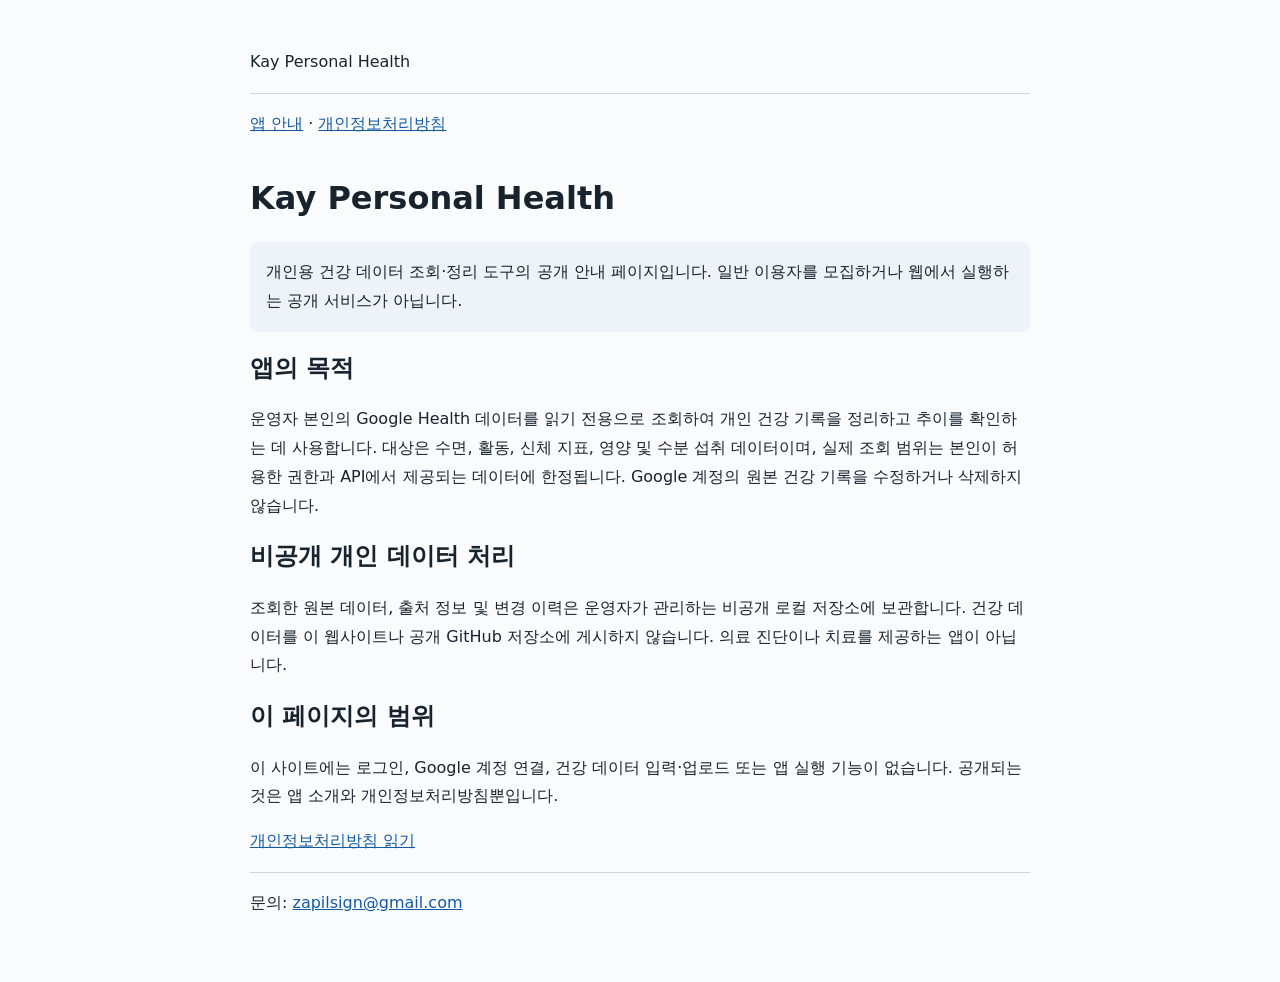
<file: index.html>
<!doctype html>
<html lang="ko"><head><meta charset="utf-8"><meta name="viewport" content="width=device-width,initial-scale=1"><meta name="referrer" content="no-referrer"><title>앱 안내 · Kay Personal Health</title><link rel="stylesheet" href="style.css"></head><body><header><p>Kay Personal Health</p><nav><a href="./">앱 안내</a> · <a href="privacy.html">개인정보처리방침</a></nav></header><main><h1>Kay Personal Health</h1>
<p class="notice">개인용 건강 데이터 조회·정리 도구의 공개 안내 페이지입니다. 일반 이용자를 모집하거나 웹에서 실행하는 공개 서비스가 아닙니다.</p>
<h2>앱의 목적</h2><p>운영자 본인의 Google Health 데이터를 읽기 전용으로 조회하여 개인 건강 기록을 정리하고 추이를 확인하는 데 사용합니다. 대상은 수면, 활동, 신체 지표, 영양 및 수분 섭취 데이터이며, 실제 조회 범위는 본인이 허용한 권한과 API에서 제공되는 데이터에 한정됩니다. Google 계정의 원본 건강 기록을 수정하거나 삭제하지 않습니다.</p>
<h2>비공개 개인 데이터 처리</h2><p>조회한 원본 데이터, 출처 정보 및 변경 이력은 운영자가 관리하는 비공개 로컬 저장소에 보관합니다. 건강 데이터를 이 웹사이트나 공개 GitHub 저장소에 게시하지 않습니다. 의료 진단이나 치료를 제공하는 앱이 아닙니다.</p>
<h2>이 페이지의 범위</h2><p>이 사이트에는 로그인, Google 계정 연결, 건강 데이터 입력·업로드 또는 앱 실행 기능이 없습니다. 공개되는 것은 앱 소개와 개인정보처리방침뿐입니다.</p>
<p><a href="privacy.html">개인정보처리방침 읽기</a></p></main><footer>문의: <a href="mailto:zapilsign@gmail.com">zapilsign@gmail.com</a></footer></body></html>
</file>
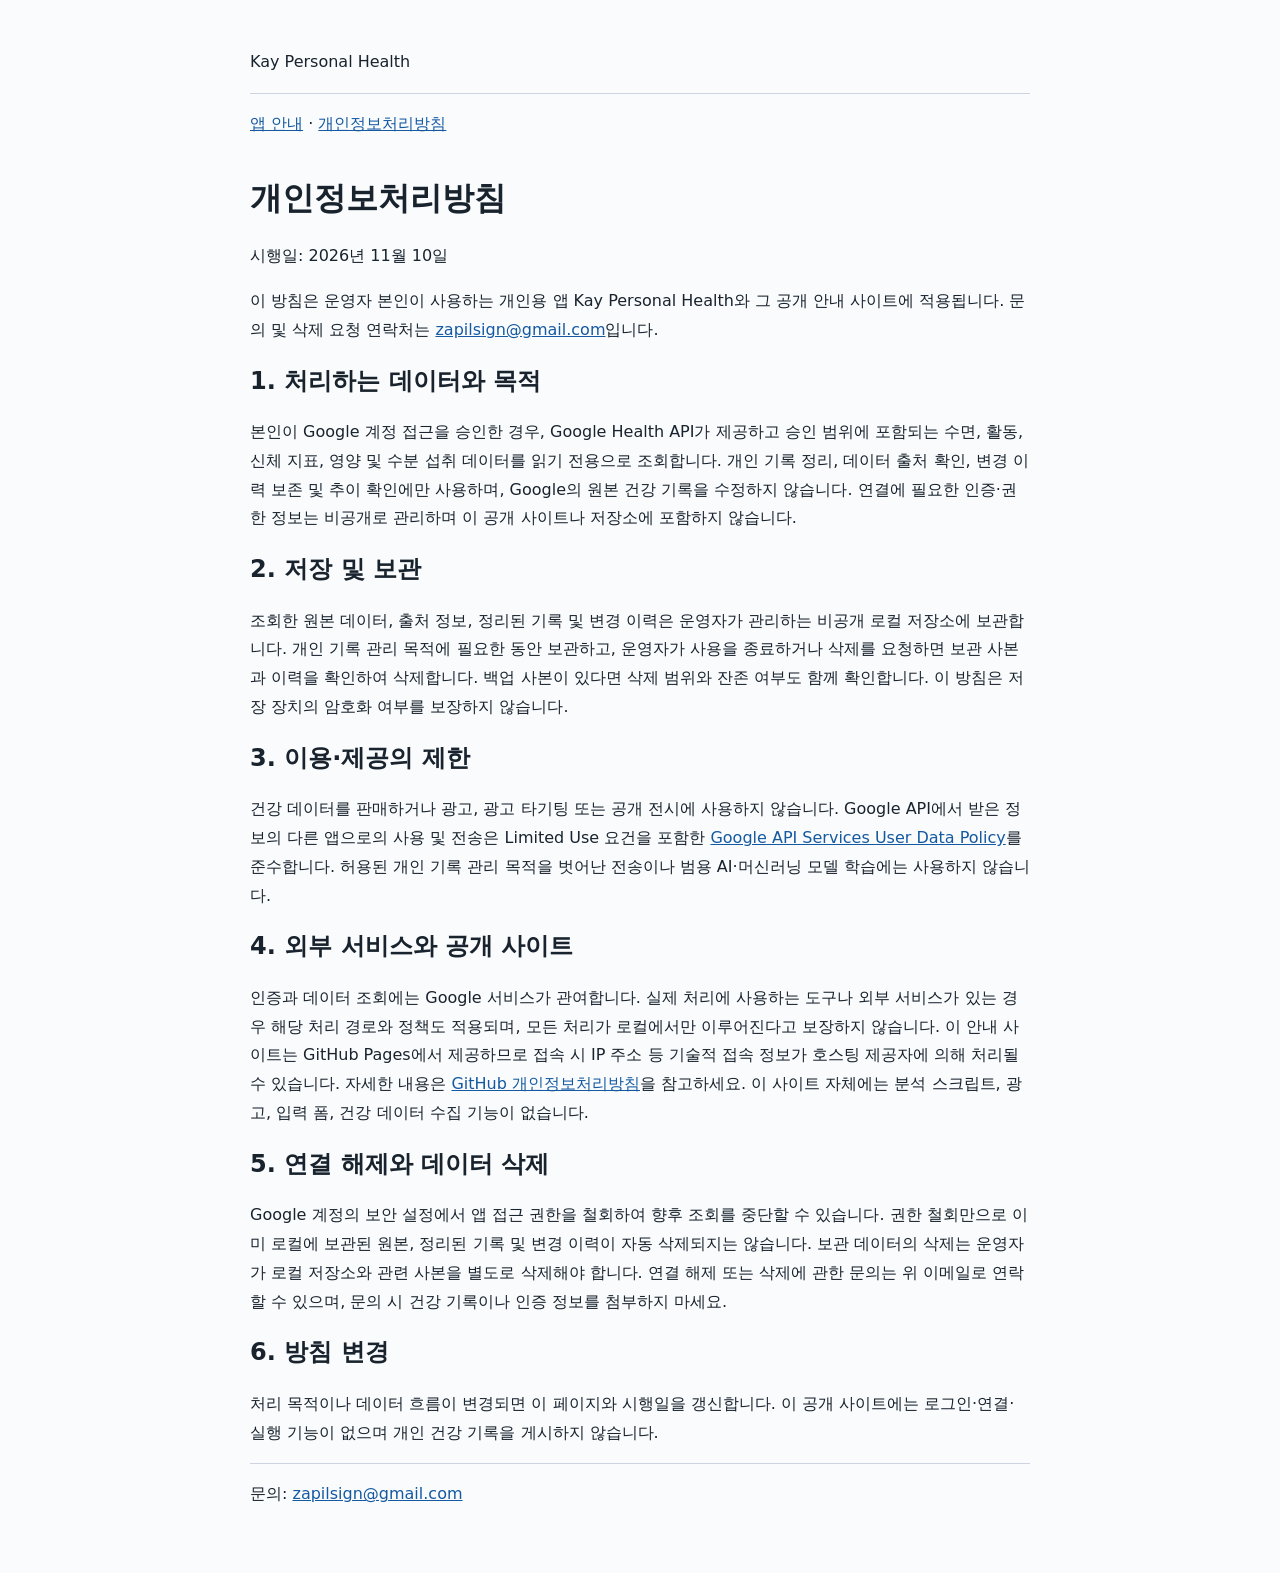
<file: privacy.html>
<!doctype html>
<html lang="ko"><head><meta charset="utf-8"><meta name="viewport" content="width=device-width,initial-scale=1"><meta name="referrer" content="no-referrer"><title>개인정보처리방침 · Kay Personal Health</title><link rel="stylesheet" href="style.css"></head><body><header><p>Kay Personal Health</p><nav><a href="./">앱 안내</a> · <a href="privacy.html">개인정보처리방침</a></nav></header><main><h1>개인정보처리방침</h1><p>시행일: 2026년 11월 10일</p>
<p>이 방침은 운영자 본인이 사용하는 개인용 앱 Kay Personal Health와 그 공개 안내 사이트에 적용됩니다. 문의 및 삭제 요청 연락처는 <a href="mailto:zapilsign@gmail.com">zapilsign@gmail.com</a>입니다.</p>
<h2>1. 처리하는 데이터와 목적</h2><p>본인이 Google 계정 접근을 승인한 경우, Google Health API가 제공하고 승인 범위에 포함되는 수면, 활동, 신체 지표, 영양 및 수분 섭취 데이터를 읽기 전용으로 조회합니다. 개인 기록 정리, 데이터 출처 확인, 변경 이력 보존 및 추이 확인에만 사용하며, Google의 원본 건강 기록을 수정하지 않습니다. 연결에 필요한 인증·권한 정보는 비공개로 관리하며 이 공개 사이트나 저장소에 포함하지 않습니다.</p>
<h2>2. 저장 및 보관</h2><p>조회한 원본 데이터, 출처 정보, 정리된 기록 및 변경 이력은 운영자가 관리하는 비공개 로컬 저장소에 보관합니다. 개인 기록 관리 목적에 필요한 동안 보관하고, 운영자가 사용을 종료하거나 삭제를 요청하면 보관 사본과 이력을 확인하여 삭제합니다. 백업 사본이 있다면 삭제 범위와 잔존 여부도 함께 확인합니다. 이 방침은 저장 장치의 암호화 여부를 보장하지 않습니다.</p>
<h2>3. 이용·제공의 제한</h2><p>건강 데이터를 판매하거나 광고, 광고 타기팅 또는 공개 전시에 사용하지 않습니다. Google API에서 받은 정보의 다른 앱으로의 사용 및 전송은 Limited Use 요건을 포함한 <a href="https://developers.google.com/terms/api-services-user-data-policy">Google API Services User Data Policy</a>를 준수합니다. 허용된 개인 기록 관리 목적을 벗어난 전송이나 범용 AI·머신러닝 모델 학습에는 사용하지 않습니다.</p>
<h2>4. 외부 서비스와 공개 사이트</h2><p>인증과 데이터 조회에는 Google 서비스가 관여합니다. 실제 처리에 사용하는 도구나 외부 서비스가 있는 경우 해당 처리 경로와 정책도 적용되며, 모든 처리가 로컬에서만 이루어진다고 보장하지 않습니다. 이 안내 사이트는 GitHub Pages에서 제공하므로 접속 시 IP 주소 등 기술적 접속 정보가 호스팅 제공자에 의해 처리될 수 있습니다. 자세한 내용은 <a href="https://docs.github.com/en/site-policy/privacy-policies/github-general-privacy-statement">GitHub 개인정보처리방침</a>을 참고하세요. 이 사이트 자체에는 분석 스크립트, 광고, 입력 폼, 건강 데이터 수집 기능이 없습니다.</p>
<h2>5. 연결 해제와 데이터 삭제</h2><p>Google 계정의 보안 설정에서 앱 접근 권한을 철회하여 향후 조회를 중단할 수 있습니다. 권한 철회만으로 이미 로컬에 보관된 원본, 정리된 기록 및 변경 이력이 자동 삭제되지는 않습니다. 보관 데이터의 삭제는 운영자가 로컬 저장소와 관련 사본을 별도로 삭제해야 합니다. 연결 해제 또는 삭제에 관한 문의는 위 이메일로 연락할 수 있으며, 문의 시 건강 기록이나 인증 정보를 첨부하지 마세요.</p>
<h2>6. 방침 변경</h2><p>처리 목적이나 데이터 흐름이 변경되면 이 페이지와 시행일을 갱신합니다. 이 공개 사이트에는 로그인·연결·실행 기능이 없으며 개인 건강 기록을 게시하지 않습니다.</p></main><footer>문의: <a href="mailto:zapilsign@gmail.com">zapilsign@gmail.com</a></footer></body></html>
</file>
<file: style.css>
body{font-family:system-ui,sans-serif;line-height:1.8;max-width:780px;margin:48px auto;padding:0 24px;color:#18232e;background:#fafbfc}h1,h2{line-height:1.4}a{color:#1459a1}nav,footer{padding:16px 0;border-top:1px solid #ccd5df}.notice{padding:16px;background:#edf3f8;border-radius:8px}
</file>
